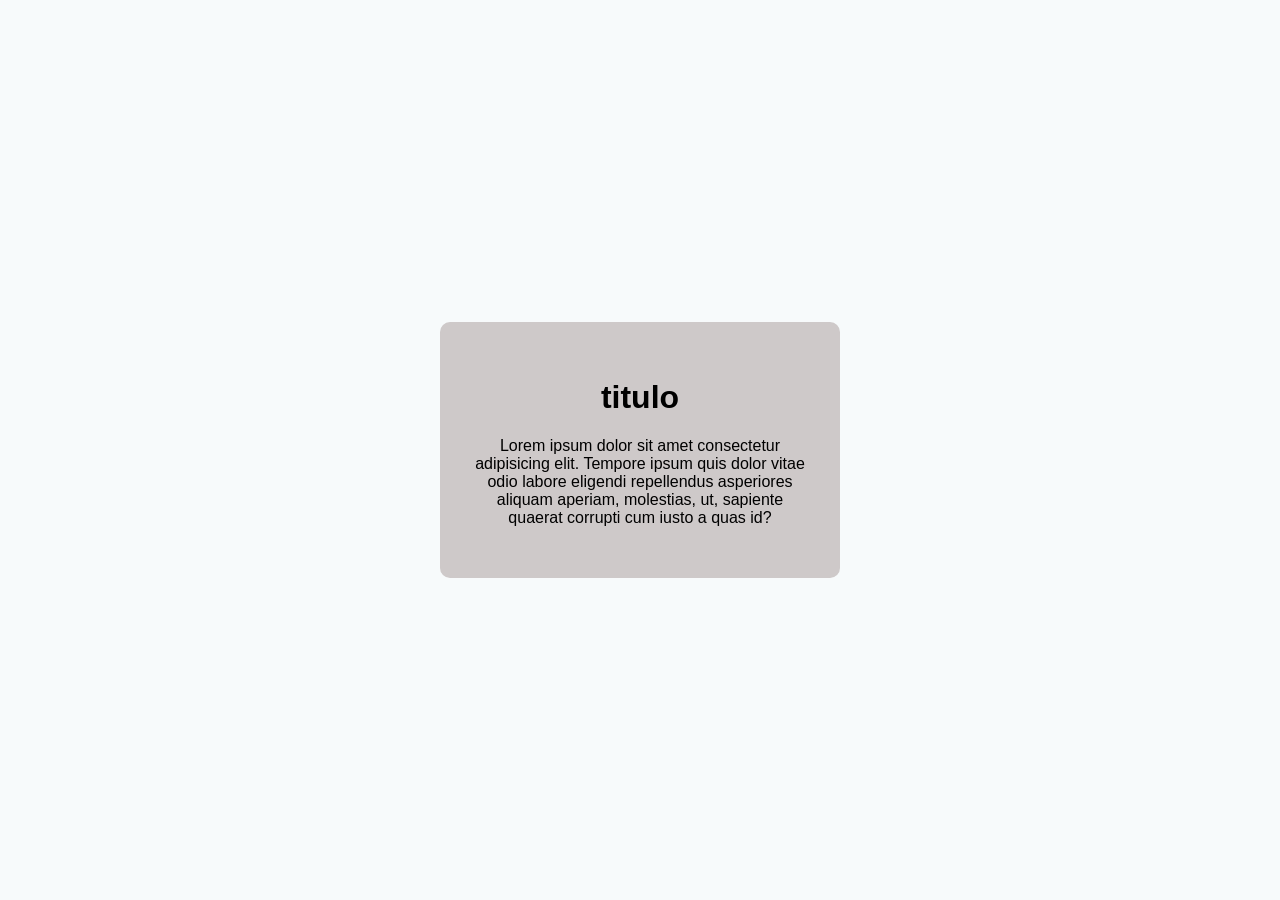
<file: flexBoxEje3/index.html>
<!DOCTYPE html>
<html lang="es">
<head>
    <meta charset="UTF-8">
    <meta name="viewport" content="width=device-width, initial-scale=1.0">
    <title>Ejercicio 3 </title>
    <link rel="stylesheet" href="styles/style.css">
</head>
<body>
    <div class="caja">
        <h1>titulo</h1>
        <p>Lorem ipsum dolor sit amet consectetur adipisicing elit. Tempore ipsum quis dolor vitae odio labore eligendi repellendus asperiores aliquam aperiam, molestias, ut, sapiente quaerat corrupti cum iusto a quas id?</p>
    </div>
</body>
</html>
</file>
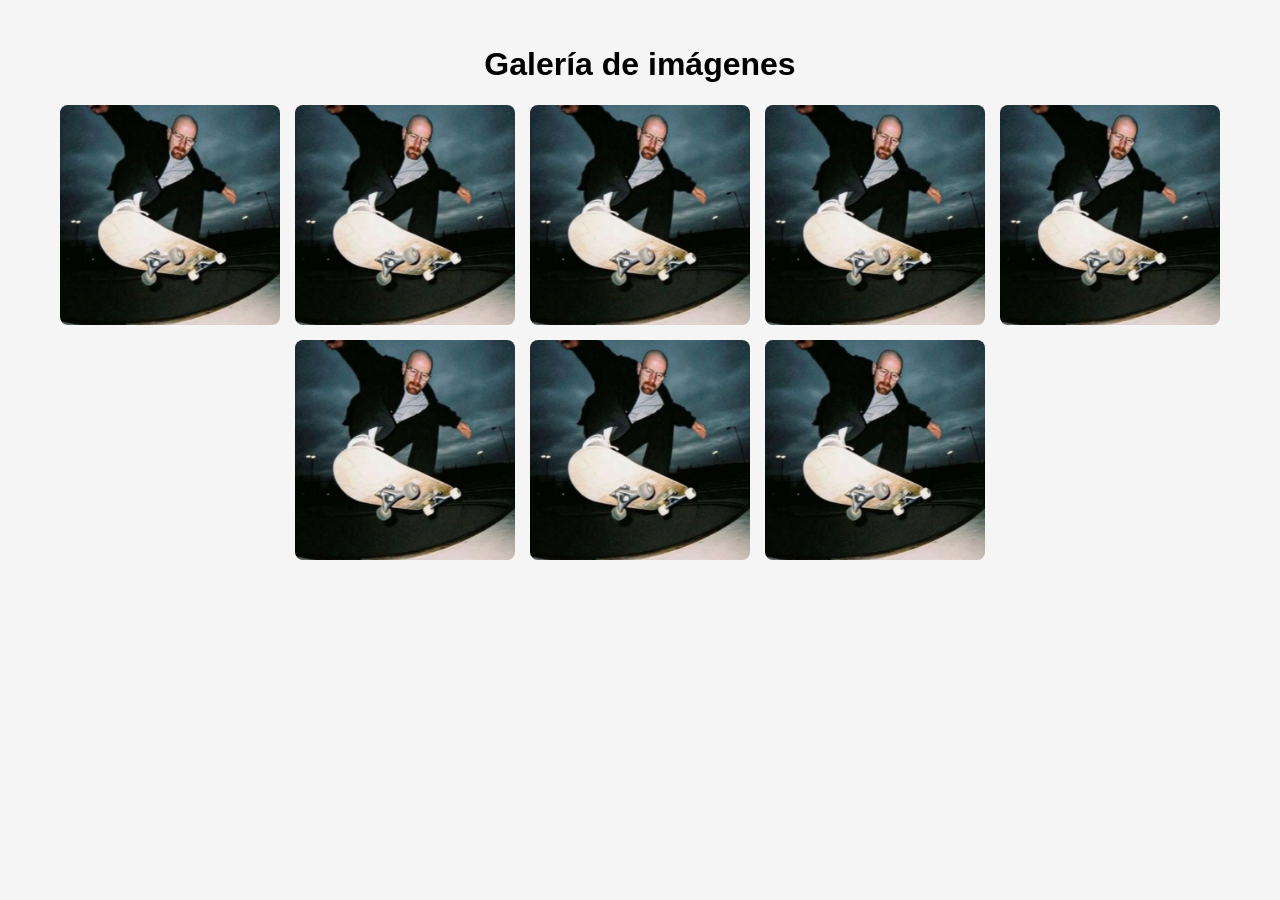
<file: flexBoxEje4/index.html>
<!DOCTYPE html>
<html lang="es">
<head>
    <meta charset="UTF-8">
    <meta name="viewport" content="width=device-width, initial-scale=1.0">
    <title>Ejercicio 4 </title>
    <link rel="stylesheet" href="styles/style.css">
</head>
<body>
    <h1>Galería de imágenes</h1>
    <main class="galeria">
        <img src="assets/walt.png" alt="Imagen 1">
        <img src="assets/walt.png" alt="Imagen 2">
        <img src="assets/walt.png" alt="Imagen 3">
        <img src="assets/walt.png" alt="Imagen 4">
        <img src="assets/walt.png" alt="Imagen 5">
        <img src="assets/walt.png" alt="Imagen 6">
        <img src="assets/walt.png" alt="Imagen 7">
        <img src="assets/walt.png" alt="Imagen 8">
    </main>
</body>
</html>
</file>
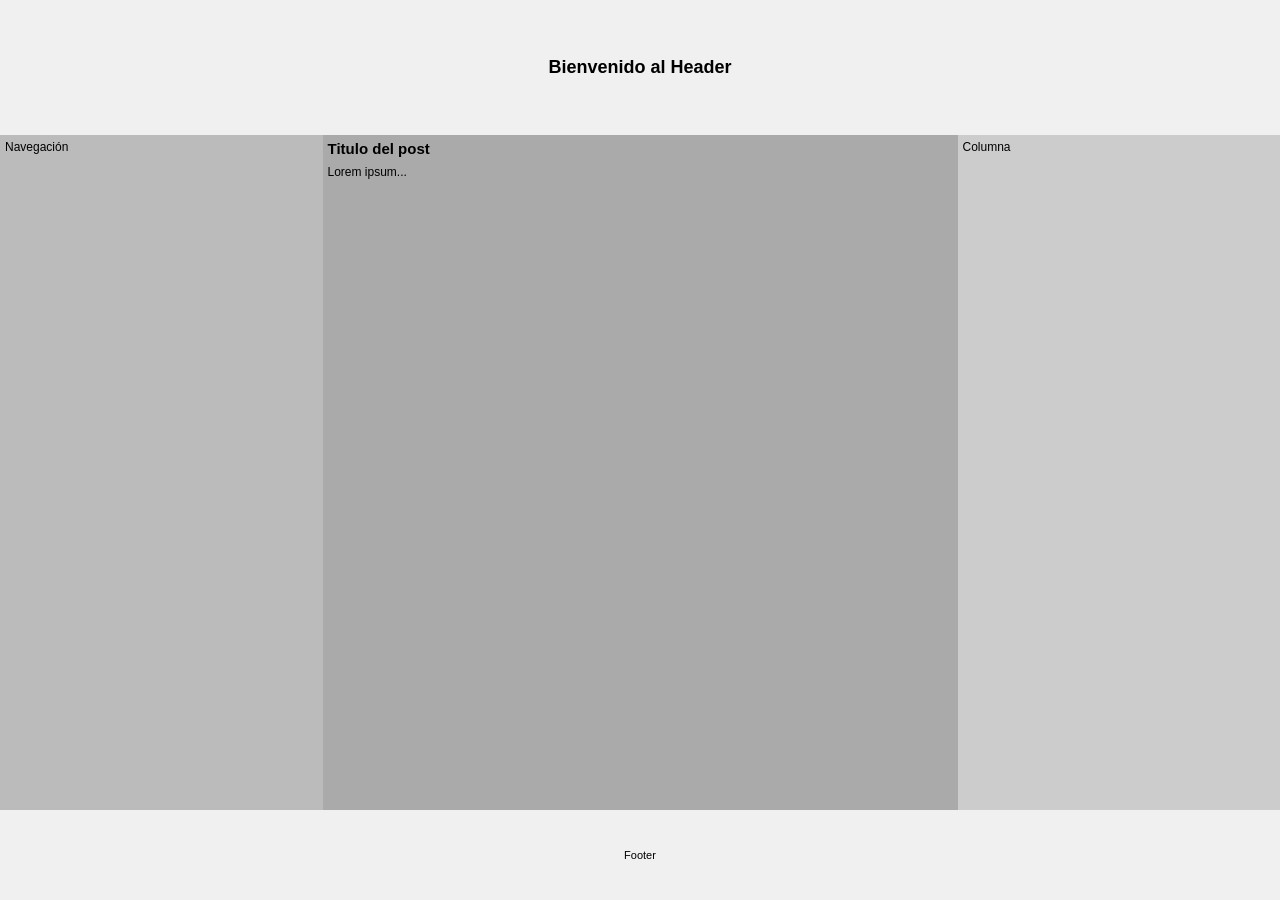
<file: flexBoxEje5/index.html>
<!DOCTYPE html>
<html lang="es">
<head>
  <meta charset="UTF-8">
  <meta name="viewport" content="width=device-width, initial-scale=1">
  <link rel="stylesheet" href="styles/style.css">
  <title>Ejercicio 5</title>
</head>     
<body>

  <header>Bienvenido al Header</header>

  <main>
    <article>
      <h2>Titulo del post</h2>
      <p>Lorem ipsum...</p>
    </article>
    <nav>Navegación</nav>
    <aside>Columna</aside>
  </main>

  <footer>Footer</footer>

</body>
</html>
</file>
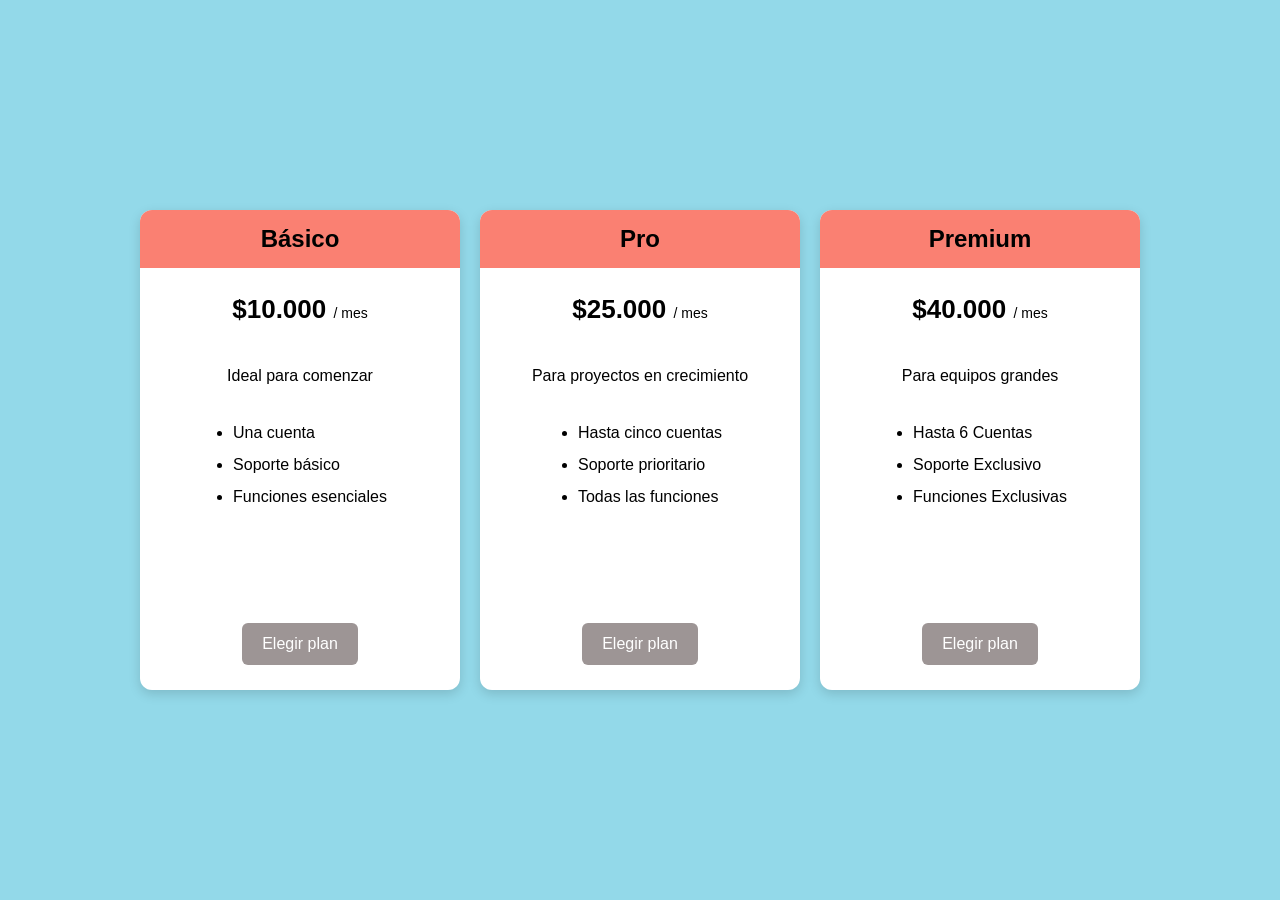
<file: flexBoxEje6/index.html>
<!DOCTYPE html>
<html lang="es">
<head>
    <meta charset="UTF-8">
    <meta name="viewport" content="width=device-width, initial-scale=1.0">
    <title>Ejercicio6</title>
    <link rel="stylesheet" href="styles/style.css">
</head>
<body>
    <main class="planes">
        <section class="plan">
            <header><h2>Básico</h2></header>
            <p class="precio">$10.000 <span>/ mes</span></p>
            <p>Ideal para comenzar</p>
            <ul>
                <li>Una cuenta</li>
                <li>Soporte básico</li>
                <li>Funciones esenciales</li>
            </ul>
            <a href="#">Elegir plan</a>
        </section>
        <section class="plan">
            <header><h2>Pro</h2></header>
            <p class="precio">$25.000 <span>/ mes</span></p>
            <p>Para proyectos en crecimiento</p>
            <ul>
                <li>Hasta cinco cuentas</li>
                <li>Soporte prioritario</li>
                <li>Todas las funciones</li>
            </ul>
            <a href="#">Elegir plan</a>
        </section>
        <section class="plan">
            <header><h2>Premium</h2></header>
            <p class="precio">$40.000 <span>/ mes</span></p>
            <p>Para equipos grandes</p>
            <ul>
                <li>Hasta 6 Cuentas</li>
                <li>Soporte Exclusivo</li>
                <li>Funciones Exclusivas</li>
            </ul>
            <a href="#">Elegir plan</a>
        </section>
    </main>
</body>
</html>
</file>
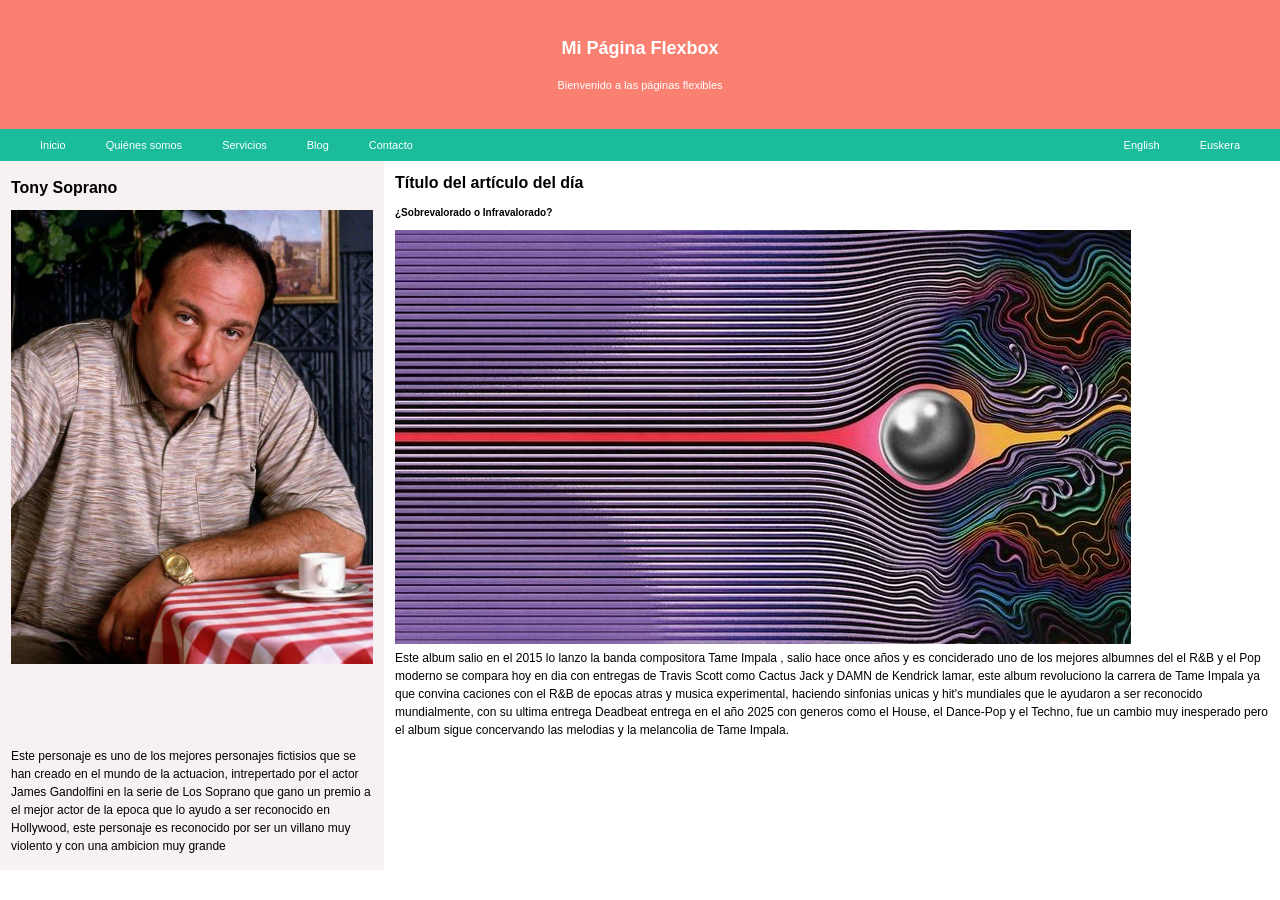
<file: flexBoxEje7/index.html>
<!DOCTYPE html>
<html lang="es">
<head>
  <meta charset="UTF-8">
  <meta name="viewport" content="width=device-width, initial-scale=1">
  <link rel="stylesheet" href="styles/style.css">
  <title>Ejercicio 7: Layout completo</title>
</head>
<body>

  <header>
    <h1>Mi Página Flexbox</h1>
    <p>Bienvenido a las páginas flexibles</p>
  </header>

  <nav>
    <ul>
      <li><a href="#">Inicio</a></li>
      <li><a href="#">Quiénes somos</a></li>
      <li><a href="#">Servicios</a></li>
      <li><a href="#">Blog</a></li>
      <li><a href="#">Contacto</a></li>
    </ul>
    <ul>
      <li><a href="#">English</a></li>
      <li><a href="#">Euskera</a></li>
    </ul>
  </nav>

  <main>
    <aside>
      <h2>Tony Soprano</h2>
      <img src="assets/soprano.jpg" alt="Imagen del aside">
      <p>
        Este personaje es uno de los mejores personajes fictisios que se han creado en el mundo de la actuacion, intrepertado por el actor  James Gandolfini en la serie de Los Soprano
        que gano un premio a el mejor actor de la epoca que lo ayudo a ser reconocido en Hollywood, este personaje es reconocido por ser un villano muy violento y con una ambicion muy grande
    </aside>

    <article class="main">
      <h2>Título del artículo del día</h2>
      <h3>¿Sobrevalorado o Infravalorado?</h3>
      <img src="assets/descarga.jpg" alt="Imagen del artículo">
      <p>
        Este album salio en el 2015 lo lanzo la banda compositora Tame Impala , salio hace once años y es conciderado uno de los mejores albumnes del el R&B y el Pop moderno
        se compara hoy en dia con entregas de Travis Scott como Cactus Jack y DAMN de Kendrick lamar, este album revoluciono la carrera de Tame Impala ya que convina caciones con 
        el R&B de epocas atras y musica experimental, haciendo sinfonias unicas y hit's mundiales que le ayudaron a ser reconocido mundialmente, con su ultima entrega Deadbeat entrega 
        en el año 2025 con generos como el House, el Dance-Pop y el Techno, fue un cambio muy inesperado pero el album sigue concervando las melodias y la melancolia de Tame Impala.
      </p>
    </article>
  </main>

</body>
</html>
</file>
<file: flexBoxEje3/styles/style.css>
* {
    box-sizing: border-box;
}

body {
    margin: 0;
    min-height: 100vh;
    display: flex;
    justify-content: center;
    align-items: center;
    font-family: Arial, sans-serif;
    background-color: #f7fafb;
}

.caja {
    padding: 35px;
    text-align: center;
    background-color: rgb(206, 201, 201);
    border-radius: 10px;
    width: 400px;
    max-width: 90%;
}
</file>
<file: flexBoxEje4/styles/style.css>
* {
    box-sizing: border-box;
}

body {
    margin: 0;
    padding: 25px;
    font-family: Arial, sans-serif;
    background-color: #f5f5f5;
}

h1 {
    text-align: center;
    color: black;
}

.galeria {
    display: flex;
    flex-wrap: wrap;
    justify-content: center;
    gap: 15px;
}

.galeria img {
    width: 220px;
    height: 220px;
    object-fit: cover;
    border-radius: 8px;
}
</file>
<file: flexBoxEje5/styles/style.css>
* {
  margin: 0;
  padding: 0;
  box-sizing: border-box;
}

body {
  font-family: Arial, sans-serif;
  font-size: 12px;
}

header {
  height: 15vh;
}

main {
  height: 75vh;
  display: flex;
}

footer {
  height: 10vh;
}

header,
footer {
  background-color: #f0f0f0;
  display: flex;
  justify-content: center;
  align-items: center;
}

header {
  font-size: 18px;
  font-weight: bold;
}

footer {
  font-size: 11px;
}

nav {
  flex: 1;
  order: 1;
  background-color: #bbbbbb;
  padding: 5px;
}

article {
  flex: 2;
  order: 2;
  background-color: #aaaaaa;
  padding: 5px;
}

aside {
  flex: 1;
  order: 3;
  background-color: #cccccc;
  padding: 5px;
}

article h2 {
  font-size: 15px;
  margin-bottom: 8px;
}
</file>
<file: flexBoxEje6/styles/style.css>
* {
    box-sizing: border-box;
}

body {
    margin: 0;
    min-height: 100vh;
    display: flex;
    justify-content: center;
    align-items: center;
    padding: 25px;
    font-family: Arial, sans-serif;
    background-color: #93d9e9;
}

.planes {
    display: flex;
    justify-content: center;
    align-items: stretch;
    gap: 20px;
    width: 100%;
    max-width: 1000px;
}

.plan {
    flex: 1;
    min-height: 480px;
    display: flex;
    flex-direction: column;
    align-items: center;
    padding: 0 20px 25px;
    text-align: center;
    background-color: white;
    border-radius: 12px;
    box-shadow: 0 4px 12px #00000025;
}

.plan header {
    width: calc(100% + 40px);
    padding: 15px;
    background-color: salmon;
    border-radius: 12px 12px 0 0;
}

.plan h2 {
    margin: 0;
}

.precio {
    font-size: 26px;
    font-weight: bold;
}

.precio span {
    font-size: 14px;
    font-weight: normal;
}

.plan ul {
    padding-left: 20px;
    text-align: left;
    line-height: 2;
}

.plan a {
    margin-top: auto;
    padding: 12px 20px;
    color: white;
    background-color:rgb(157, 149, 149);
    border-radius: 6px;
    text-decoration: none;
}

@media (max-width: 750px) {
    .planes {
        flex-direction: column;
    }
}
</file>
<file: flexBoxEje7/styles/style.css>
* {
  margin: 0;
  padding: 0;
  box-sizing: border-box;
}

body {
  font-family: Arial, sans-serif;
  font-size: 12px;
  line-height: 1.5;
}

header {
  background-color: #fa8072;
  color: white;
  text-align: center;
  padding: 35px 20px;
}

header h1 {
  font-size: 18px;
  margin-bottom: 15px;
}

header p {
  font-size: 11px;
}

nav {
  background-color: #1abc9c;
  display: flex;
  justify-content: space-between;
  padding: 0 20px;
}

nav ul {
  list-style: none;
  display: flex;
}

nav a {
  display: block;
  padding: 8px 20px;
  color: white;
  text-decoration: none;
  font-size: 11px;
}

nav a:hover {
  background-color: #16a085;
}

main {
  display: flex;
}

aside {
  width: 30%;
  background-color: #f7f1f1;
  padding: 15px 11px;
}

aside h2 {
  font-size: 16px;
  margin-bottom: 10px;
}

aside img {
  width: 100%;
  margin-bottom: 78px;
}

article {
  flex: 1;
  padding: 10px 11px;
}

article h2 {
  font-size: 16px;
  margin-bottom: 10px;
}

article h3 {
  font-size: 10px;
  margin-bottom: 10px;
}

article img {
 flex: 668px, 200px;
 
}
</file>
